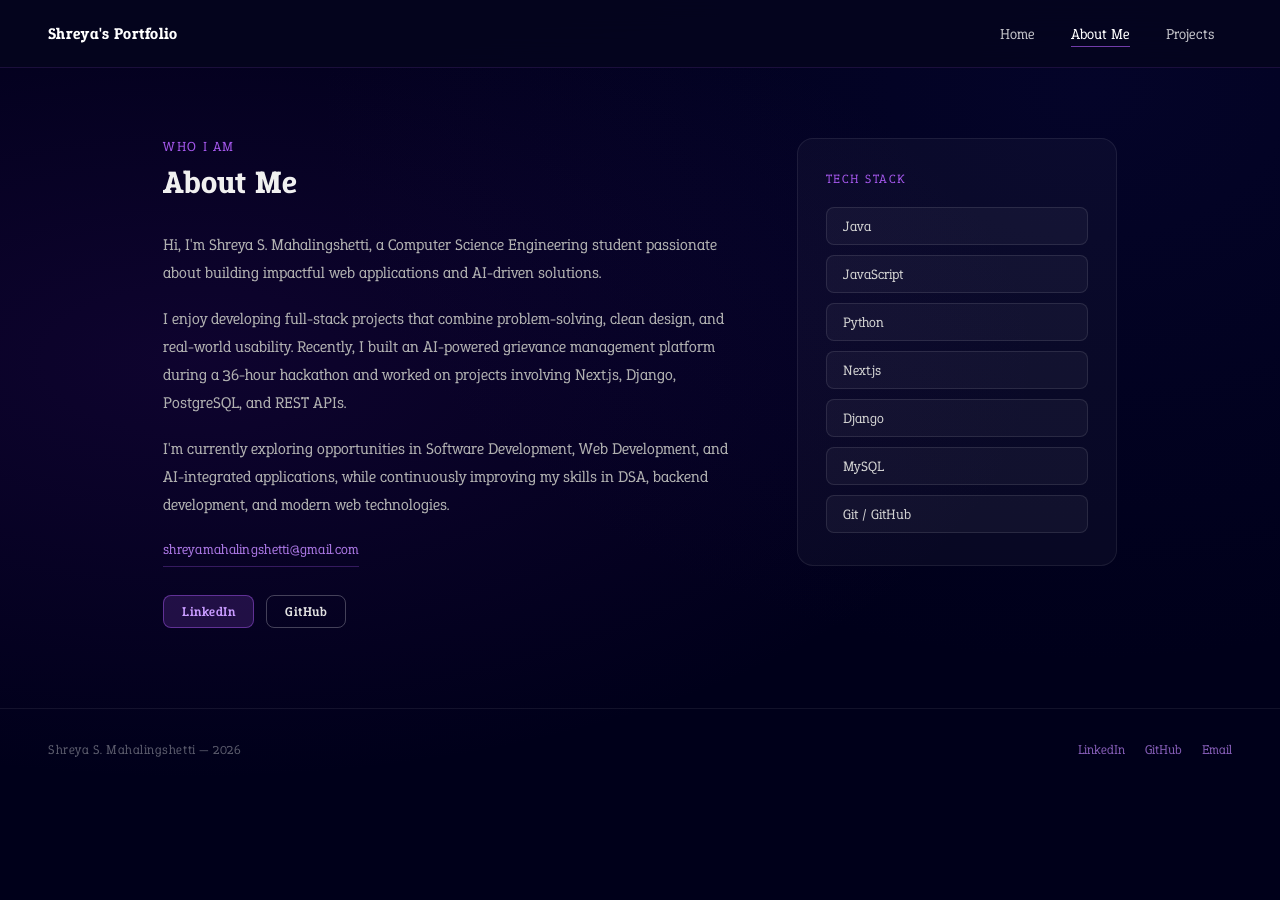
<file: about.html>
<!DOCTYPE html>
<html lang="en">

<head>
    <title>About Me — Shreya S Mahalingshetti</title>
    <meta charset="UTF-8">
    <meta name="viewport" content="width=device-width, initial-scale=1.0">
    <meta name="description" content="About Shreya S. Mahalingshetti — CSE student, full-stack developer, and AI enthusiast.">
    <link rel="stylesheet" href="style.css" type="text/css">
    <link rel="preconnect" href="https://fonts.googleapis.com">
    <link rel="preconnect" href="https://fonts.gstatic.com" crossorigin>
    <link href="https://fonts.googleapis.com/css2?family=Epunda+Slab:ital,wght@0,300..900;1,300..900&display=swap"
        rel="stylesheet">
</head>

<body>
    <header>
        <nav>
            <div class="nav-brand">Shreya's Portfolio</div>
            <button class="nav-hamburger" id="navHamburger" aria-label="Toggle menu" aria-expanded="false">
                <span></span><span></span><span></span>
            </button>
            <div class="nav-links" id="navLinks">
                <ul>
                    <li><a href="index.html">Home</a></li>
                    <li><a href="about.html" class="nav-active">About Me</a></li>
                    <li><a href="projects.html">Projects</a></li>
                </ul>
            </div>
        </nav>
    </header>

    <main>
        <section id="about">
            <div class="about-layout">
                <div class="about-text">
                    <span class="section-label">Who I am</span>
                    <h1>About Me</h1>

                    <p>
                        Hi, I'm Shreya S. Mahalingshetti, a Computer Science Engineering student passionate about
                        building impactful web applications and AI-driven solutions.
                    </p>
                    <p>
                        I enjoy developing full-stack projects that combine problem-solving, clean design, and
                        real-world usability. Recently, I built an AI-powered grievance management platform during a
                        36-hour hackathon and worked on projects involving Next.js, Django, PostgreSQL, and REST APIs.
                    </p>
                    <p>
                        I'm currently exploring opportunities in Software Development, Web Development, and
                        AI-integrated applications, while continuously improving my skills in DSA, backend development,
                        and modern web technologies.
                    </p>

                    <p class="about-email">shreyamahalingshetti@gmail.com</p>

                    <div class="about-actions">
                        <a href="https://www.linkedin.com/in/shreya-s-mahalingshetti/" target="_blank"
                            class="btn-action btn-action--demo">LinkedIn</a>
                        <a href="https://github.com/shreyamahalingshetti" target="_blank"
                            class="btn-action btn-action--github">GitHub</a>
                    </div>
                </div>

                <div class="about-stack">
                    <p class="about-stack__label">Tech Stack</p>
                    <div class="about-stack__pills">
                        <span class="stack-pill">Java</span>
                        <span class="stack-pill">JavaScript</span>
                        <span class="stack-pill">Python</span>
                        <span class="stack-pill">Next.js</span>
                        <span class="stack-pill">Django</span>
                        <span class="stack-pill">MySQL</span>
                        <span class="stack-pill">Git / GitHub</span>
                    </div>
                </div>
            </div>
        </section>
    </main>

    <script>
        const hamburger = document.getElementById('navHamburger');
        const navLinks = document.getElementById('navLinks');
        hamburger.addEventListener('click', () => {
            const open = navLinks.classList.toggle('nav-open');
            hamburger.classList.toggle('nav-hamburger--open', open);
            hamburger.setAttribute('aria-expanded', open);
        });

        const nav = document.querySelector('nav');
        window.addEventListener('scroll', () => {
            nav.classList.toggle('nav-scrolled', window.scrollY > 20);
        }, { passive: true });
    </script>

    <footer>
        <span class="footer-copy">Shreya S. Mahalingshetti &mdash; 2026</span>
        <div class="footer-links">
            <a href="https://www.linkedin.com/in/shreya-s-mahalingshetti/" target="_blank">LinkedIn</a>
            <a href="https://github.com/shreyamahalingshetti" target="_blank">GitHub</a>
            <a href="mailto:shreyamahalingshetti@gmail.com">Email</a>
        </div>
    </footer>
</body>

</html>
</file>
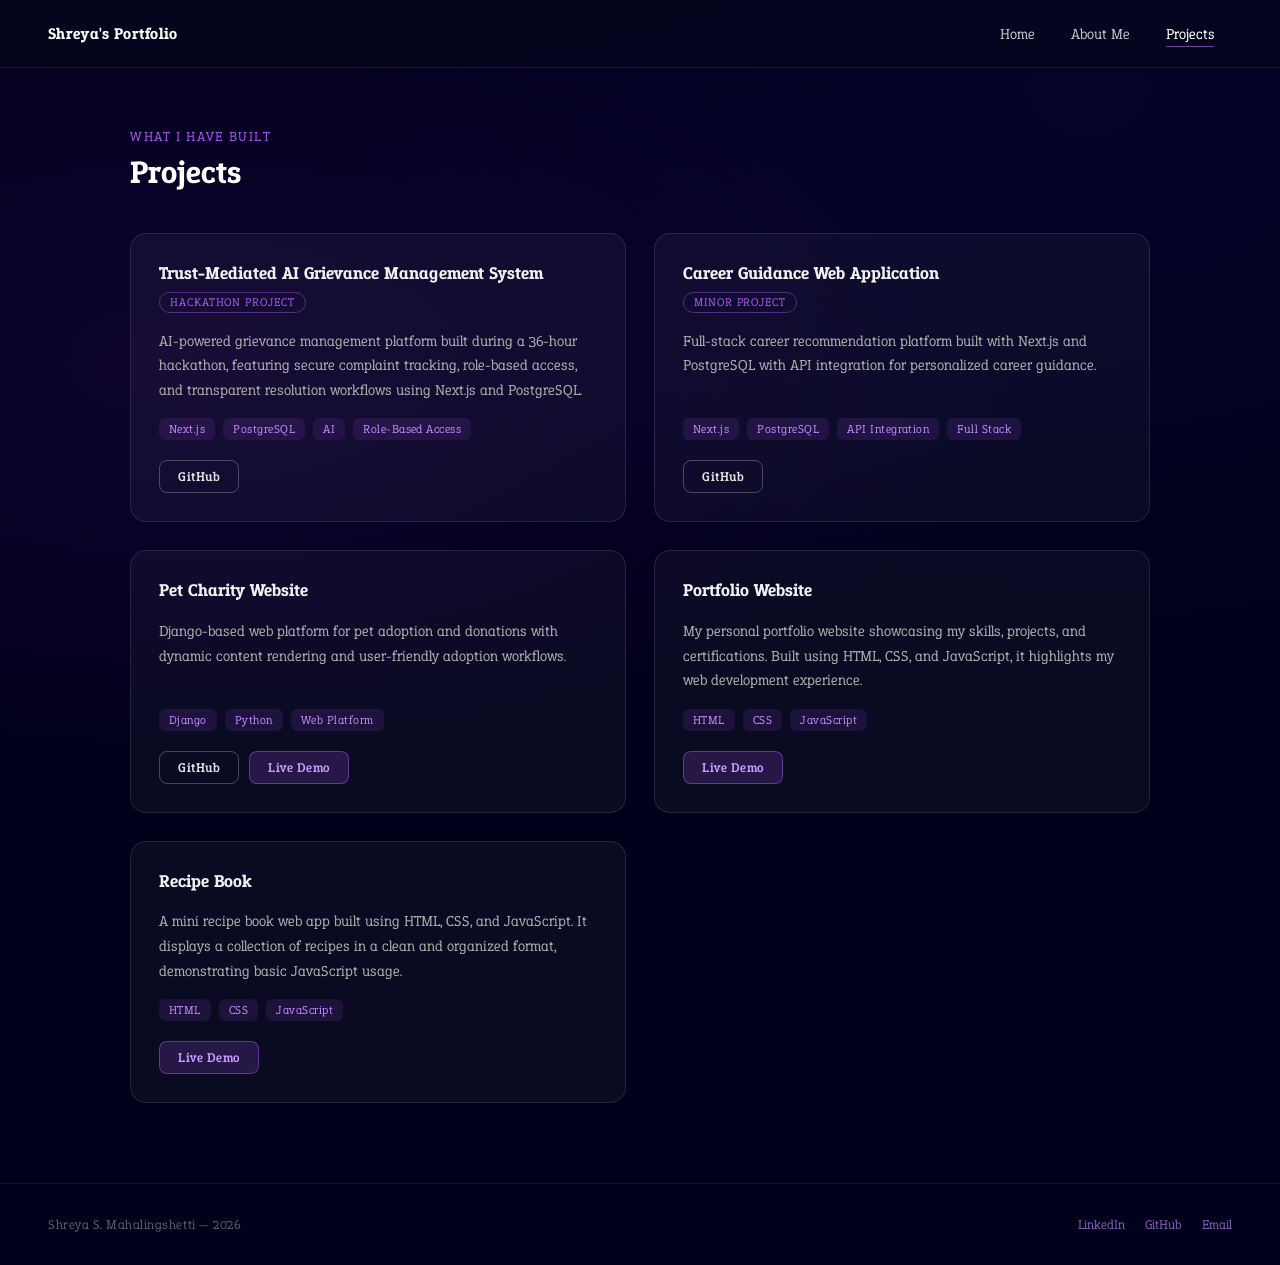
<file: projects.html>
<!DOCTYPE html>
<html lang="en">

<head>
    <title>Projects — Shreya S Mahalingshetti</title>
    <meta charset="UTF-8">
    <meta name="viewport" content="width=device-width, initial-scale=1.0">
    <meta name="description" content="Projects built by Shreya S. Mahalingshetti — full-stack, AI, and web development work.">
    <link rel="stylesheet" href="style.css" type="text/css">
    <link rel="preconnect" href="https://fonts.googleapis.com">
    <link rel="preconnect" href="https://fonts.gstatic.com" crossorigin>
    <link href="https://fonts.googleapis.com/css2?family=Epunda+Slab:ital,wght@0,300..900;1,300..900&display=swap"
        rel="stylesheet">
</head>

<body>
    <header>
        <nav>
            <div class="nav-brand">Shreya's Portfolio</div>
            <button class="nav-hamburger" id="navHamburger" aria-label="Toggle menu" aria-expanded="false">
                <span></span><span></span><span></span>
            </button>
            <div class="nav-links" id="navLinks">
                <ul>
                    <li><a href="index.html">Home</a></li>
                    <li><a href="about.html">About Me</a></li>
                    <li><a href="projects.html" class="nav-active">Projects</a></li>
                </ul>
            </div>
        </nav>
    </header>

    <main>
        <section id="projects">
            <span class="section-label">What I have built</span>
            <h1>Projects</h1>
            <div class="projects-grid">

                <div class="project-card">
                    <div class="project-card__header">
                        <h2 class="project-card__title">Trust-Mediated AI Grievance Management System</h2>
                        <p class="project-card__badge">Hackathon Project</p>
                    </div>
                    <p class="project-card__desc">
                        AI-powered grievance management platform built during a 36-hour hackathon, featuring secure
                        complaint tracking, role-based access, and transparent resolution workflows using Next.js and
                        PostgreSQL.
                    </p>
                    <div class="project-card__tags">
                        <span class="tag">Next.js</span>
                        <span class="tag">PostgreSQL</span>
                        <span class="tag">AI</span>
                        <span class="tag">Role-Based Access</span>
                    </div>
                    <div class="project-card__actions">
                        <a href="https://github.com/shreyamahalingshetti/grievance-system" target="_blank"
                            class="btn-action btn-action--github">GitHub</a>
                    </div>
                </div>

                <div class="project-card">
                    <div class="project-card__header">
                        <h2 class="project-card__title">Career Guidance Web Application</h2>
                        <p class="project-card__badge">Minor Project</p>
                    </div>
                    <p class="project-card__desc">
                        Full-stack career recommendation platform built with Next.js and PostgreSQL with API integration
                        for personalized career guidance.
                    </p>
                    <div class="project-card__tags">
                        <span class="tag">Next.js</span>
                        <span class="tag">PostgreSQL</span>
                        <span class="tag">API Integration</span>
                        <span class="tag">Full Stack</span>
                    </div>
                    <div class="project-card__actions">
                        <a href="https://github.com/minorproject-sdmcet/Career-Pathway-Guidance-Application"
                            target="_blank" class="btn-action btn-action--github">GitHub</a>
                    </div>
                </div>

                <div class="project-card">
                    <div class="project-card__header">
                        <h2 class="project-card__title">Pet Charity Website</h2>
                    </div>
                    <p class="project-card__desc">
                        Django-based web platform for pet adoption and donations with dynamic content rendering and
                        user-friendly adoption workflows.
                    </p>
                    <div class="project-card__tags">
                        <span class="tag">Django</span>
                        <span class="tag">Python</span>
                        <span class="tag">Web Platform</span>
                    </div>
                    <div class="project-card__actions">
                        <a href="https://github.com/shreyamahalingshetti/Pet-Charity-Website" target="_blank"
                            class="btn-action btn-action--github">GitHub</a>
                        <a href="https://pet-charity-website.onrender.com/" target="_blank"
                            class="btn-action btn-action--demo">Live Demo</a>
                    </div>
                </div>

                <div class="project-card">
                    <div class="project-card__header">
                        <h2 class="project-card__title">Portfolio Website</h2>
                    </div>
                    <p class="project-card__desc">
                        My personal portfolio website showcasing my skills, projects, and certifications.
                        Built using HTML, CSS, and JavaScript, it highlights my web development experience.
                    </p>
                    <div class="project-card__tags">
                        <span class="tag">HTML</span>
                        <span class="tag">CSS</span>
                        <span class="tag">JavaScript</span>
                    </div>
                    <div class="project-card__actions">
                        <a href="https://shreya-s-mahalingshetti.netlify.app/" target="_blank"
                            class="btn-action btn-action--demo">Live Demo</a>
                    </div>
                </div>

                <div class="project-card">
                    <div class="project-card__header">
                        <h2 class="project-card__title">Recipe Book</h2>
                    </div>
                    <p class="project-card__desc">
                        A mini recipe book web app built using HTML, CSS, and JavaScript.
                        It displays a collection of recipes in a clean and organized format, demonstrating basic
                        JavaScript usage.
                    </p>
                    <div class="project-card__tags">
                        <span class="tag">HTML</span>
                        <span class="tag">CSS</span>
                        <span class="tag">JavaScript</span>
                    </div>
                    <div class="project-card__actions">
                        <a href="https://mini-reciepe-book.netlify.app/" target="_blank"
                            class="btn-action btn-action--demo">Live Demo</a>
                    </div>
                </div>

            </div>
        </section>
    </main>

    <script>
        const hamburger = document.getElementById('navHamburger');
        const navLinks = document.getElementById('navLinks');
        hamburger.addEventListener('click', () => {
            const open = navLinks.classList.toggle('nav-open');
            hamburger.classList.toggle('nav-hamburger--open', open);
            hamburger.setAttribute('aria-expanded', open);
        });

        const nav = document.querySelector('nav');
        window.addEventListener('scroll', () => {
            nav.classList.toggle('nav-scrolled', window.scrollY > 20);
        }, { passive: true });
    </script>

    <footer>
        <span class="footer-copy">Shreya S. Mahalingshetti &mdash; 2026</span>
        <div class="footer-links">
            <a href="https://www.linkedin.com/in/shreya-s-mahalingshetti/" target="_blank">LinkedIn</a>
            <a href="https://github.com/shreyamahalingshetti" target="_blank">GitHub</a>
            <a href="mailto:shreyamahalingshetti@gmail.com">Email</a>
        </div>
    </footer>
</body>

</html>
</file>
<file: style.css>
* {
    margin: 0;
    padding: 0;
    box-sizing: border-box;
}

html {
    scroll-behavior: smooth;
}

body {
    background-color: rgb(0, 0, 26);
    background-image:
        radial-gradient(ellipse at 15% 40%, rgba(80, 20, 140, 0.18) 0%, transparent 55%),
        radial-gradient(ellipse at 85% 10%, rgba(20, 20, 100, 0.2) 0%, transparent 50%);
    background-attachment: fixed;
    color: white;
    font-family: "Epunda Slab", serif;
    min-height: 100vh;
}

header {
    position: sticky;
    top: 0;
    z-index: 100;
}

nav {
    display: flex;
    justify-content: space-between;
    align-items: center;
    height: 68px;
    padding: 0 48px;
    background-color: rgba(6, 6, 30, 0.82);
    border-bottom: 1px solid rgba(160, 85, 230, 0.15);
    backdrop-filter: blur(18px);
    -webkit-backdrop-filter: blur(18px);
    transition: background-color 0.35s ease, border-color 0.35s ease, box-shadow 0.35s ease;
}

nav.nav-scrolled {
    background-color: rgba(4, 4, 22, 0.97);
    border-bottom-color: rgba(160, 85, 230, 0.3);
    box-shadow: 0 2px 24px rgba(0, 0, 0, 0.45);
}

.nav-brand {
    font-size: 1rem;
    font-weight: 700;
    color: white;
    letter-spacing: 0.02em;
}

/* Hamburger button — hidden on desktop */
.nav-hamburger {
    display: none;
    flex-direction: column;
    justify-content: center;
    gap: 5px;
    background: none;
    border: none;
    cursor: pointer;
    padding: 4px;
    z-index: 200;
}

.nav-hamburger span {
    display: block;
    width: 24px;
    height: 2px;
    background: white;
    border-radius: 2px;
    transition: transform 0.3s ease, opacity 0.3s ease;
    transform-origin: center;
}

/* Animate to X when open */
.nav-hamburger--open span:nth-child(1) {
    transform: translateY(7px) rotate(45deg);
}
.nav-hamburger--open span:nth-child(2) {
    opacity: 0;
    transform: scaleX(0);
}
.nav-hamburger--open span:nth-child(3) {
    transform: translateY(-7px) rotate(-45deg);
}

.nav-links ul {
    display: flex;
    list-style: none;
    gap: 0;
}

nav ul li {
    list-style: none;
    margin: 0 18px;
}

nav ul li a {
    text-decoration: none;
    color: rgba(255, 255, 255, 0.75);
    font-size: 0.92rem;
    transition: color 0.25s ease;
}

nav ul li a:hover {
    color: rgb(185, 130, 245);
}

nav ul li a.nav-active {
    color: white;
    border-bottom: 1.5px solid rgba(160, 85, 230, 0.7);
    padding-bottom: 2px;
}

.firstSection {
    display: flex;
    justify-content: space-around;
    align-items: center;
    margin: 23px;
    margin-bottom: 75px;
}

.leftsection {
    width: 35%;
    font-size: 2.6rem;
    line-height: 1.25;
}

.leftsection .buttons .btns {
    display: inline-flex;
    align-items: center;
    justify-content: center;
    padding: 12px;
    background-color: rgba(2, 2, 48, 0.584);
    color: white;
    border: 3px solid white;
    border-radius: 15px;
    cursor: pointer;
    transition: all 0.3s ease-in-out;
    font-family: "Epunda Slab", serif;
    font-size: 1rem;
    line-height: 1;
}

/* Download Resume button (keeps animation, but matches size of other buttons) */
.leftsection .buttons .btns.btns--download {
    display: inline-flex;
    align-items: center;
    justify-content: center;
    gap: 10px;
    padding: 12px;
    border-radius: 15px;
    background-color: rgba(2, 2, 48, 0.584);
    text-decoration: none;
    box-shadow: none;
}

.leftsection .buttons .btns.btns--download:hover {
    background-color: rgba(4, 4, 100, 0.584);
    transform: scale(1.05);
}

.leftsection .buttons .btns.btns--download:active {
    transform: scale(0.985);
}

.leftsection .buttons .btns.btns--download .btns__spinner {
    width: 0;
    height: 0;
    border-radius: 9999px;
    border: 2px solid rgba(255, 255, 255, 0.35);
    border-top-color: rgba(255, 255, 255, 0.95);
    opacity: 0;
    transition: opacity 0.2s ease-in-out;
}

.leftsection .buttons .btns.btns--download.is-downloading {
    cursor: wait;
}

.leftsection .buttons .btns.btns--download.is-downloading .btns__spinner {
    width: 16px;
    height: 16px;
    opacity: 1;
    animation: resumeSpin 0.9s linear infinite;
}

@keyframes resumeSpin {
    from {
        transform: rotate(0deg);
    }
    to {
        transform: rotate(360deg);
    }
}

.leftsection .buttons {
    margin-top: 20px;
    display: flex;
    flex-wrap: nowrap;
    gap: 12px;
    align-items: center;
}

.leftsection .buttons a {
    text-decoration: none;
}

.leftsection .buttons .btns:hover {
    background-color: rgba(4, 4, 100, 0.584);
    transform: scale(1.05);
}

.rightsection img {
    width: 600px;
    height: 600px;
}

.purple {
    background: linear-gradient(130deg, #b060f0 0%, #e09aff 100%);
    -webkit-background-clip: text;
    -webkit-text-fill-color: transparent;
    background-clip: text;
}

#element {
    font-size: 2.5rem;
    background: linear-gradient(130deg, #a855e6 0%, #d480ff 100%);
    -webkit-background-clip: text;
    -webkit-text-fill-color: transparent;
    background-clip: text;
    min-height: 3rem;
    display: block;
}

main {
    animation: pageIn 0.45s ease both;
}

@keyframes pageIn {
    from {
        opacity: 0;
        transform: translateY(14px);
    }
    to {
        opacity: 1;
        transform: translateY(0);
    }
}

main hr {
    border: 0;
    background: linear-gradient(to right, transparent, rgba(160, 85, 230, 0.4), transparent);
    height: 1px;
    margin: 40px 80px;
}

.secondSection {
    max-width: 80vw;
    margin: auto;
    margin-top: 40px;
    height: auto;
    padding-bottom: 60px;
}

.secondSection h1 {
    font-size: 1.9rem;
}

.gray {
    color: grey;
}

.box {
    width: 80vw;
    height: auto;
    margin-top: 14px;
    display: flex;
    flex-direction: row;
    gap: 50px;
    justify-content: center;
}

.column {
    display: flex;
    flex-direction: column;
    gap: 20px;
    flex: 1;
    max-width: 600px;
}

.skills-list {
    background-color: rgba(255, 255, 255, 0.03);
    border: 1px solid rgba(255, 255, 255, 0.07);
    border-radius: 14px;
    width: 100%;
    max-width: 600px;
    padding: 20px;
    box-sizing: border-box;
    display: grid;
    grid-template-columns: 64px 1fr;
    grid-template-rows: auto 1fr;
    column-gap: 16px;
    row-gap: 8px;
    align-items: center;
    min-height: 150px;
    transition: border-color 0.3s ease, background 0.3s ease;
}

.skills-list:hover {
    border-color: rgba(160, 85, 230, 0.45);
    background-color: rgba(160, 85, 230, 0.06);
    box-shadow: inset 3px 0 0 rgba(160, 85, 230, 0.6);
}

.top-img {
    width: 50px;
    height: auto;
    position: static;
    grid-column: 1;
    grid-row: 1 / span 2;
    justify-self: center;
}

.verticaltitle {
    position: static;
    width: auto;
    grid-column: 2;
    grid-row: 1;
}

.verticaldisc {
    color: grey;
    position: static;
    width: auto;
    grid-column: 2;
    grid-row: 2;
    font-size: 15px;
}

/* ── About section ── */
#about {
    padding: 70px 48px 80px;
    max-width: 1050px;
    margin: 0 auto;
}

.about-layout {
    display: grid;
    grid-template-columns: 1fr 320px;
    gap: 60px;
    align-items: start;
}

.about-text .section-label {
    margin-bottom: 6px;
}

.about-text h1 {
    font-size: 2rem;
    color: #f0f0f0;
    margin-bottom: 28px;
}

.about-text p {
    font-size: 1rem;
    color: #b0b0b0;
    line-height: 1.75;
    margin-bottom: 18px;
}

.about-email {
    display: inline-block;
    font-size: 0.88rem !important;
    color: rgba(185, 130, 245, 0.9) !important;
    letter-spacing: 0.02em;
    margin-bottom: 28px !important;
    border-bottom: 1px solid rgba(160, 85, 230, 0.3);
    padding-bottom: 4px;
}

.about-actions {
    display: flex;
    gap: 12px;
    flex-wrap: wrap;
}

/* ── Tech stack panel ── */
.about-stack {
    background: rgba(255, 255, 255, 0.03);
    border: 1px solid rgba(255, 255, 255, 0.08);
    border-radius: 16px;
    padding: 32px 28px;
    position: sticky;
    top: 90px;
}

.about-stack__label {
    font-size: 0.78rem;
    letter-spacing: 0.12em;
    text-transform: uppercase;
    color: rgb(160, 85, 230);
    margin-bottom: 20px;
}

.about-stack__pills {
    display: flex;
    flex-direction: column;
    gap: 10px;
}

.stack-pill {
    display: block;
    font-size: 0.88rem;
    color: #d0d0d0;
    background: rgba(255, 255, 255, 0.04);
    border: 1px solid rgba(255, 255, 255, 0.1);
    border-radius: 8px;
    padding: 9px 16px;
    transition: border-color 0.25s ease, background 0.25s ease, color 0.25s ease;
}

.stack-pill:hover {
    border-color: rgba(160, 85, 230, 0.55);
    background: rgba(160, 85, 230, 0.08);
    color: rgb(200, 155, 255);
}

/* ── Section label (subtitle above headings) ── */
.section-label {
    display: block;
    font-size: 0.85rem;
    letter-spacing: 0.12em;
    text-transform: uppercase;
    color: rgb(160, 85, 230);
    margin-bottom: 6px;
}

/* ── Projects section wrapper ── */
#projects {
    padding: 60px 40px 80px;
    max-width: 1100px;
    margin: 0 auto;
}

#projects h1 {
    font-size: 2rem;
    color: white;
    margin-bottom: 40px;
}

/* ── Two-column card grid ── */
.projects-grid {
    display: grid;
    grid-template-columns: repeat(2, 1fr);
    gap: 28px;
}

/* ── Individual card ── */
.project-card {
    background: rgba(255, 255, 255, 0.04);
    border: 1px solid rgba(255, 255, 255, 0.1);
    border-radius: 16px;
    padding: 28px;
    display: flex;
    flex-direction: column;
    gap: 16px;
    transition: border-color 0.3s ease, transform 0.3s ease, background 0.3s ease;
    text-align: left;
}

.project-card:hover {
    border-color: rgba(160, 85, 230, 0.55);
    background: rgba(160, 85, 230, 0.06);
    transform: translateY(-4px);
}

/* ── Card header (title + optional badge) ── */
.project-card__header {
    display: flex;
    flex-direction: column;
    gap: 6px;
}

.project-card__title {
    font-size: 1.1rem;
    font-weight: 700;
    color: #f0f0f0;
    line-height: 1.35;
}

.project-card__badge {
    display: inline-block;
    width: fit-content;
    font-size: 0.72rem;
    letter-spacing: 0.08em;
    text-transform: uppercase;
    color: rgb(160, 85, 230);
    border: 1px solid rgba(160, 85, 230, 0.45);
    border-radius: 20px;
    padding: 2px 10px;
}

/* ── Description ── */
.project-card__desc {
    font-size: 0.93rem;
    color: #aaaaaa;
    line-height: 1.65;
    flex: 1;
}

/* ── Tech tags ── */
.project-card__tags {
    display: flex;
    flex-wrap: wrap;
    gap: 8px;
}

.tag {
    font-size: 0.75rem;
    background: rgba(160, 85, 230, 0.12);
    color: rgb(185, 130, 245);
    border-radius: 6px;
    padding: 3px 10px;
    letter-spacing: 0.04em;
}

/* ── Action buttons ── */
.project-card__actions {
    display: flex;
    gap: 10px;
    flex-wrap: wrap;
    margin-top: 4px;
}

.btn-action {
    display: inline-block;
    text-decoration: none;
    font-size: 0.82rem;
    font-family: "Epunda Slab", serif;
    letter-spacing: 0.04em;
    padding: 7px 18px;
    border-radius: 8px;
    transition: all 0.25s ease;
    font-weight: 600;
}

.btn-action--github {
    background: transparent;
    border: 1.5px solid rgba(255, 255, 255, 0.25);
    color: #e0e0e0;
}

.btn-action--github:hover {
    border-color: rgba(255, 255, 255, 0.6);
    background: rgba(255, 255, 255, 0.06);
    color: #ffffff;
}

.btn-action--demo {
    background: rgba(160, 85, 230, 0.18);
    border: 1.5px solid rgba(160, 85, 230, 0.5);
    color: rgb(200, 155, 255);
}

.btn-action--demo:hover {
    background: rgba(160, 85, 230, 0.35);
    border-color: rgb(160, 85, 230);
    color: #ffffff;
}
/* ── Footer ── */
footer {
    margin-top: auto;
    padding: 32px 48px;
    border-top: 1px solid rgba(255, 255, 255, 0.07);
    display: flex;
    justify-content: space-between;
    align-items: center;
    flex-wrap: wrap;
    gap: 12px;
}

.footer-copy {
    font-size: 0.82rem;
    color: rgba(255, 255, 255, 0.35);
    letter-spacing: 0.04em;
}

.footer-links {
    display: flex;
    gap: 20px;
}

.footer-links a {
    font-size: 0.82rem;
    text-decoration: none;
    color: rgba(185, 130, 245, 0.7);
    transition: color 0.2s ease;
}

.footer-links a:hover {
    color: rgb(200, 155, 255);
}

@media (max-width: 768px) {

    nav {
        height: auto;
        padding: 0 20px;
        flex-wrap: wrap;
        min-height: 60px;
    }

    .nav-brand {
        padding: 16px 0;
    }

    /* Show hamburger on mobile */
    .nav-hamburger {
        display: flex;
    }

    /* Nav links hidden by default on mobile */
    .nav-links {
        display: none;
        width: 100%;
        padding: 0 0 16px;
        border-top: 1px solid rgba(255, 255, 255, 0.06);
        margin-top: 4px;
    }

    .nav-links.nav-open {
        display: block;
    }

    .nav-links ul {
        flex-direction: column;
        gap: 0;
    }

    nav ul li {
        margin: 0;
    }

    nav ul li a {
        display: block;
        padding: 12px 4px;
        font-size: 1rem;
        border-bottom: 1px solid rgba(255, 255, 255, 0.05);
    }

    nav ul li:last-child a {
        border-bottom: none;
    }

    .firstSection {
        flex-direction: column;
        text-align: center;
        margin: 20px 10px 40px;
    }

    .leftsection {
        width: 100%;
        font-size: 2rem;
    }

    #element {
        font-size: 1.5rem;
    }

    .buttons {
        display: flex;
        flex-direction: column;
        align-items: center;
        gap: 12px;
        margin-top: 20px;
    }

    .btns {
        width: 200px;
        max-width: 250px;
    }

    .rightsection img {
        width: 70%;
        max-width: 240px;
        height: auto;
        margin: 20px auto 0;
        display: block;
    }

    main hr {
        margin: 40px auto 60px;
        width: 80%;
    }

    .secondSection {
        margin-top: 80px;
        padding-top: 10px;
        height: auto;
        text-align: center;
    }

    .secondSection h1 {
        margin-bottom: 18px;
    }

    .box {
        flex-direction: column;
        align-items: center;
        gap: 20px;
        width: 100%;
        margin-bottom: 0;
    }

    .column {
        width: 100%;
        max-width: 340px;
    }

    .skills-list {
        width: 100%;
        max-width: 340px;
        margin: 0 auto 16px;
        padding: 18px;
        box-sizing: border-box;
        display: grid;
        grid-template-columns: 48px 1fr;
        grid-template-rows: auto 1fr;
        column-gap: 12px;
        row-gap: 6px;
        align-items: center;
        min-height: 140px;
    }

    .top-img {
        width: 40px;
        height: auto;
        position: static;
    }

    .verticaltitle,
    .verticaldisc {
        position: static;
        text-align: left;
    }

    .verticaltitle {
        font-size: 1rem;
        font-weight: bold;
        margin-bottom: 5px;
    }

    .verticaldisc {
        font-size: 0.9rem;
        color: #bbb;
    }

    #about {
        padding: 40px 20px 60px;
    }

    .about-layout {
        grid-template-columns: 1fr;
        gap: 36px;
    }

    .about-stack {
        position: static;
    }

    .about-stack__pills {
        flex-direction: row;
        flex-wrap: wrap;
    }

    .stack-pill {
        flex: 0 0 auto;
    }

    #projects {
        padding: 40px 16px 60px;
    }

    .projects-grid {
        grid-template-columns: 1fr;
    }

    .project-card {
        padding: 22px 18px;
    }

}
</file>
